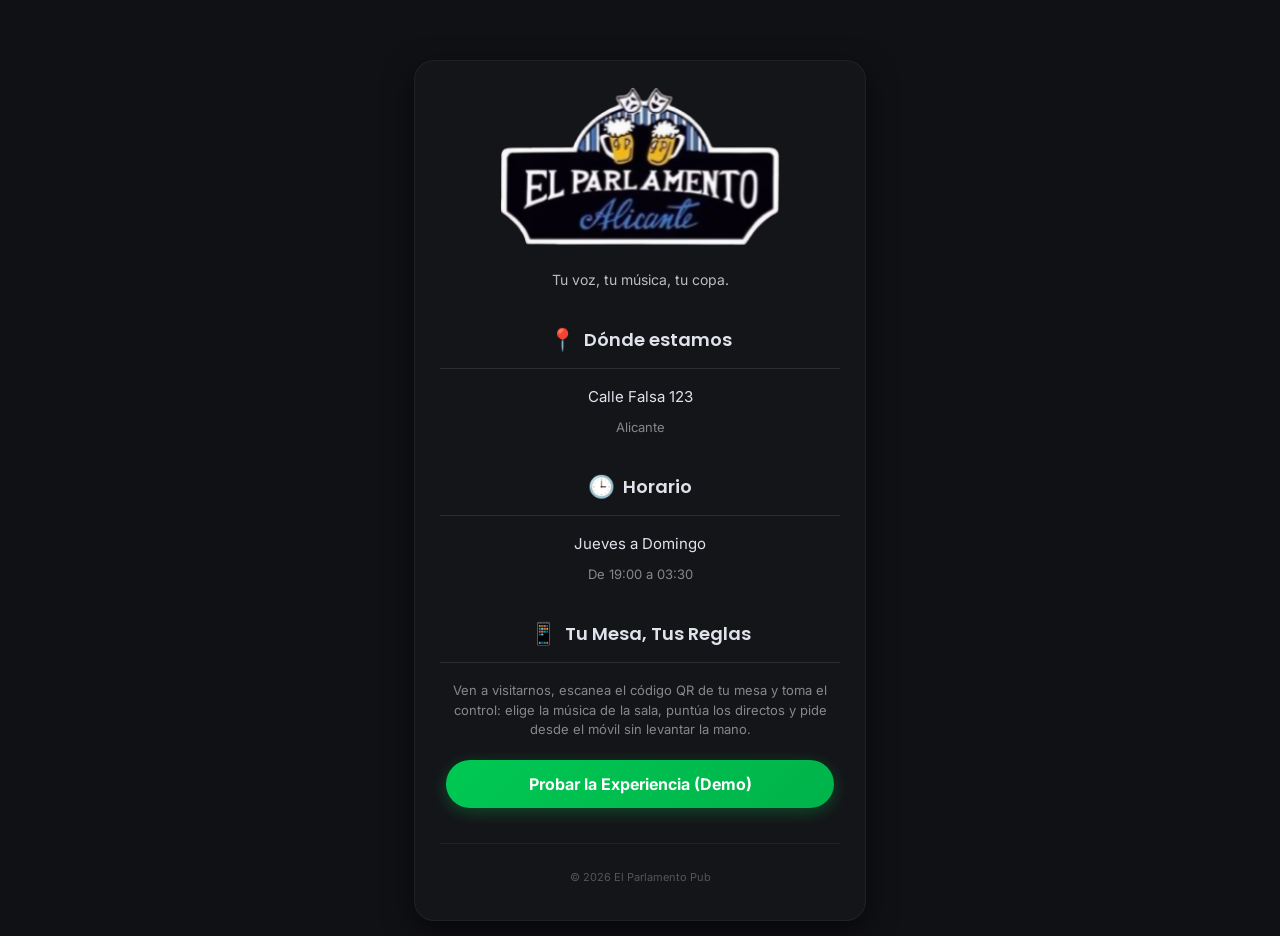
<file: index.html>
<!DOCTYPE html>
<html lang="es">
<head>
    <meta charset="UTF-8">
    <meta name="viewport" content="width=device-width, initial-scale=1.0, maximum-scale=1.0, user-scalable=no">
    <title>El Parlamento Pub | Alicante</title>
    <link rel="preconnect" href="https://fonts.googleapis.com">
    <link rel="preconnect" href="https://fonts.gstatic.com" crossorigin>
    <link href="https://fonts.googleapis.com/css2?family=Poppins:wght@600;700&family=Inter:wght@400;600&display=swap" rel="stylesheet">
    <link rel="stylesheet" href="style.css">
</head>
<body>

    <div class="contenedor" style="margin-top: 5vh;">
        
        <img src="img/logo.png" alt="Logo El Parlamento Pub" class="logo-parlamento">

        <p class="subtitulo">Tu voz, tu música, tu copa.</p>

        <div>
            <h3><span class="icon">📍</span> Dónde estamos</h3>
            <p style="font-size: 15px; margin-bottom: 5px; color: var(--text-body);">Calle Falsa 123</p>
            <p style="font-size: 13px; color: #888;">Alicante</p>
        </div>

        <div>
            <h3><span class="icon">🕒</span> Horario</h3>
            <p style="font-size: 15px; margin-bottom: 5px; color: var(--text-body);">Jueves a Domingo</p>
            <p style="font-size: 13px; color: #888;">De 19:00 a 03:30</p>
        </div>

        <div>
            <h3><span class="icon">📱</span> Tu Mesa, Tus Reglas</h3>
            <p style="font-size: 13px; color: #888; margin-bottom: 20px; padding: 0 10px; line-height: 1.5;">
                Ven a visitarnos, escanea el código QR de tu mesa y toma el control: elige la música de la sala, puntúa los directos y pide desde el móvil sin levantar la mano.
            </p>
            
            <a href="clientes.html" class="boton boton-verde">Probar la Experiencia (Demo)</a>
        </div>

        <div style="margin-top: 35px; border-top: 1px solid rgba(255, 255, 255, 0.05); padding-top: 15px;">
            <p style="font-size: 11px; color: #555;">© 2026 El Parlamento Pub</p>
        </div>

    </div>

</body>
</html>
</file>
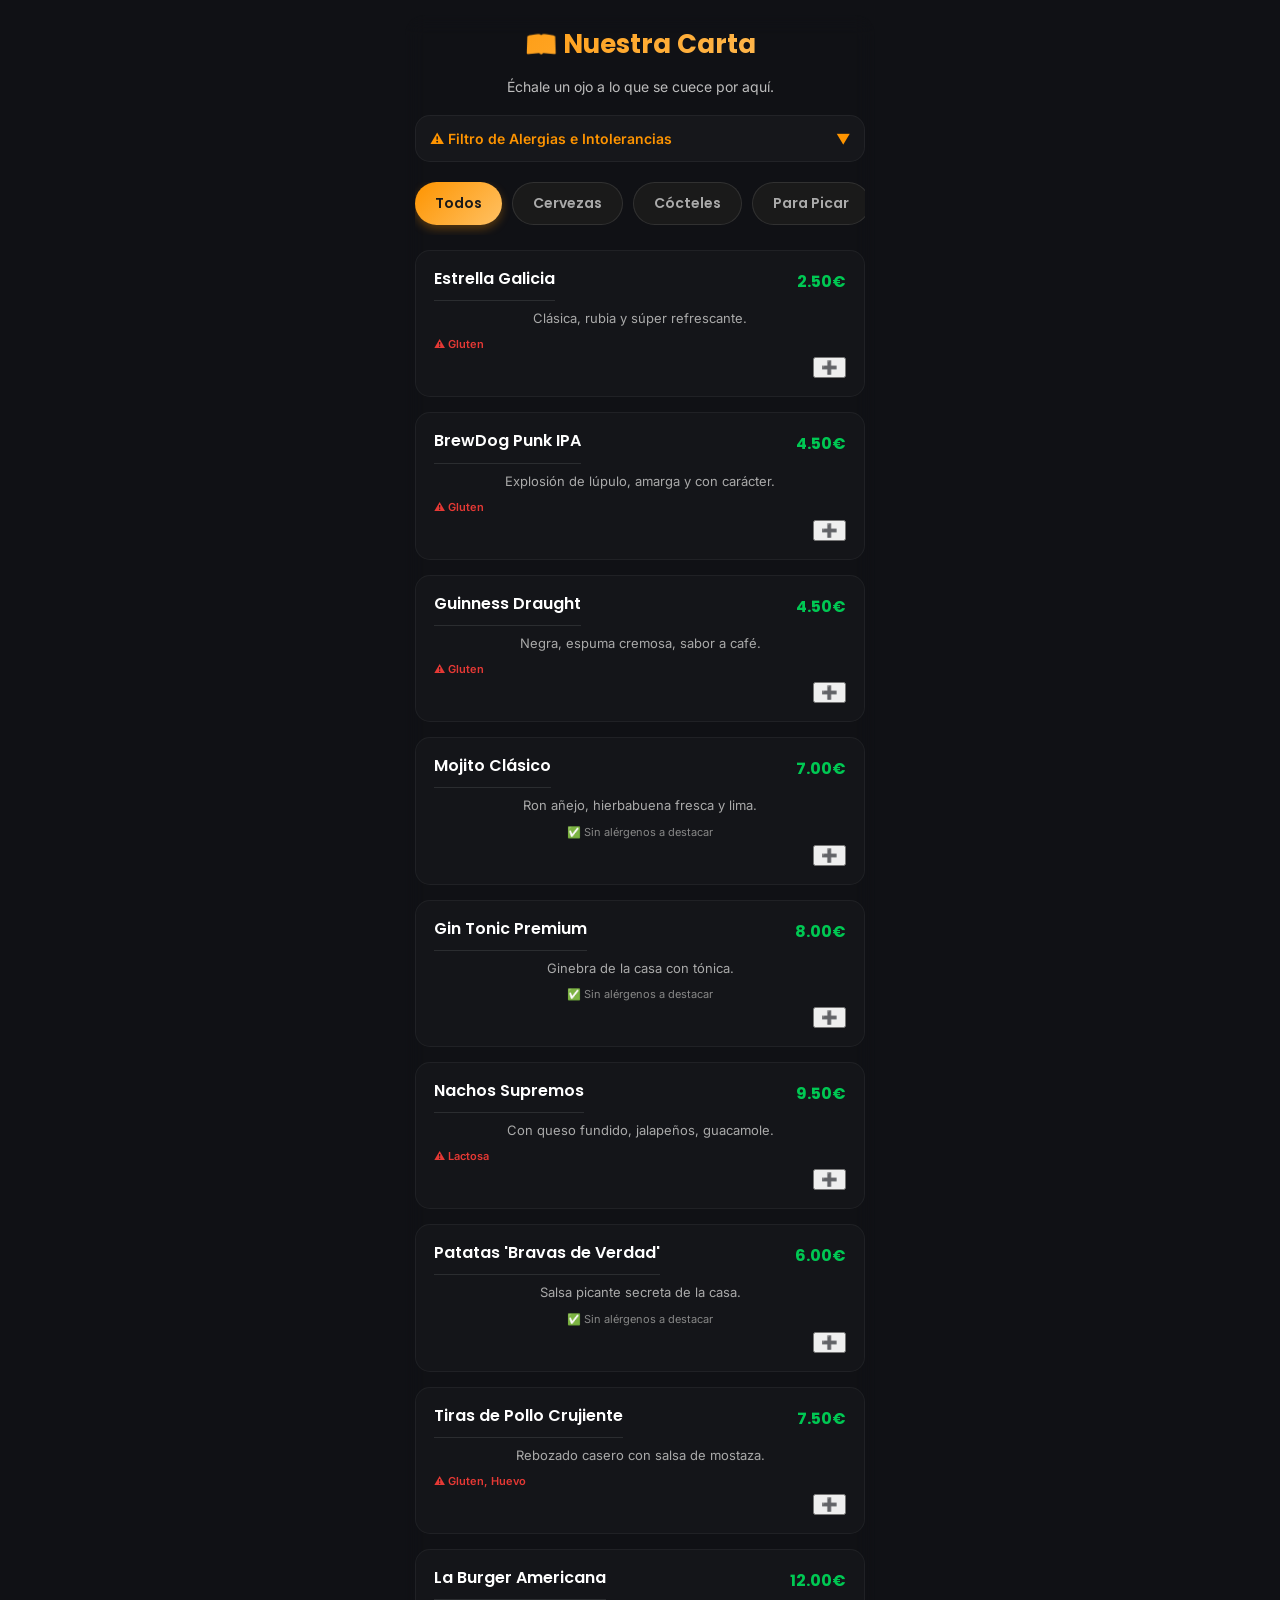
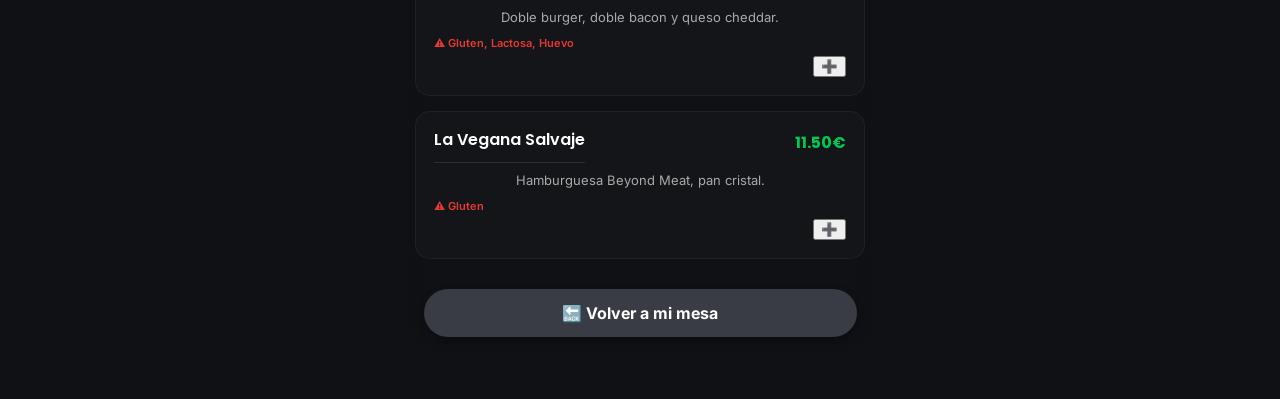
<file: carta.html>
<!DOCTYPE html>
<html lang="es">
<head>
    <meta charset="UTF-8">
    <meta name="viewport" content="width=device-width, initial-scale=1.0, maximum-scale=1.0, user-scalable=no">
    <title>Carta Interactiva | El Parlamento</title>
    <link rel="preconnect" href="https://fonts.googleapis.com">
    <link rel="preconnect" href="https://fonts.gstatic.com" crossorigin>
    <link href="https://fonts.googleapis.com/css2?family=Poppins:wght@600;700&family=Inter:wght@400;600&display=swap" rel="stylesheet">
    <link rel="stylesheet" href="style.css">
</head>
<body class="carta-body">

    <div class="contenedor" style="max-width: 450px; border: none; background: transparent; box-shadow: none; padding: 10px;">
        
        <div class="cabecera-carta" style="text-align: center; margin-bottom: 20px;">
            <h1>📖 Nuestra Carta</h1>
            <p class="subtitulo" style="margin-bottom: 10px;">Échale un ojo a lo que se cuece por aquí.</p>
        </div>

        <details class="caja-alergenos">
            <summary>
                <span>⚠️ Filtro de Alergias e Intolerancias</span>
                <span>▼</span>
            </summary>
            <div class="filtros-contenido">
                <label class="etiqueta-filtro"><input type="checkbox" value="Gluten" onchange="aplicarFiltros()">🌾 Gluten</label>
                <label class="etiqueta-filtro"><input type="checkbox" value="Lactosa" onchange="aplicarFiltros()">🥛 Lactosa</label>
                <label class="etiqueta-filtro"><input type="checkbox" value="FrutosSecos" onchange="aplicarFiltros()">🥜 Frutos Secos</label>
                <label class="etiqueta-filtro"><input type="checkbox" value="Huevo" onchange="aplicarFiltros()">🥚 Huevo</label>
            </div>
        </details>

        <div class="categorias-scroll" id="barra-categorias">
            </div>

        <div id="contenedor-carta">
            </div>

        <a href="clientes.html" class="boton boton-oscuro" style="margin-top: 30px;">🔙 Volver a mi mesa</a>
    </div>

    <script src="carta.js"></script>
</body>
</html>
</file>
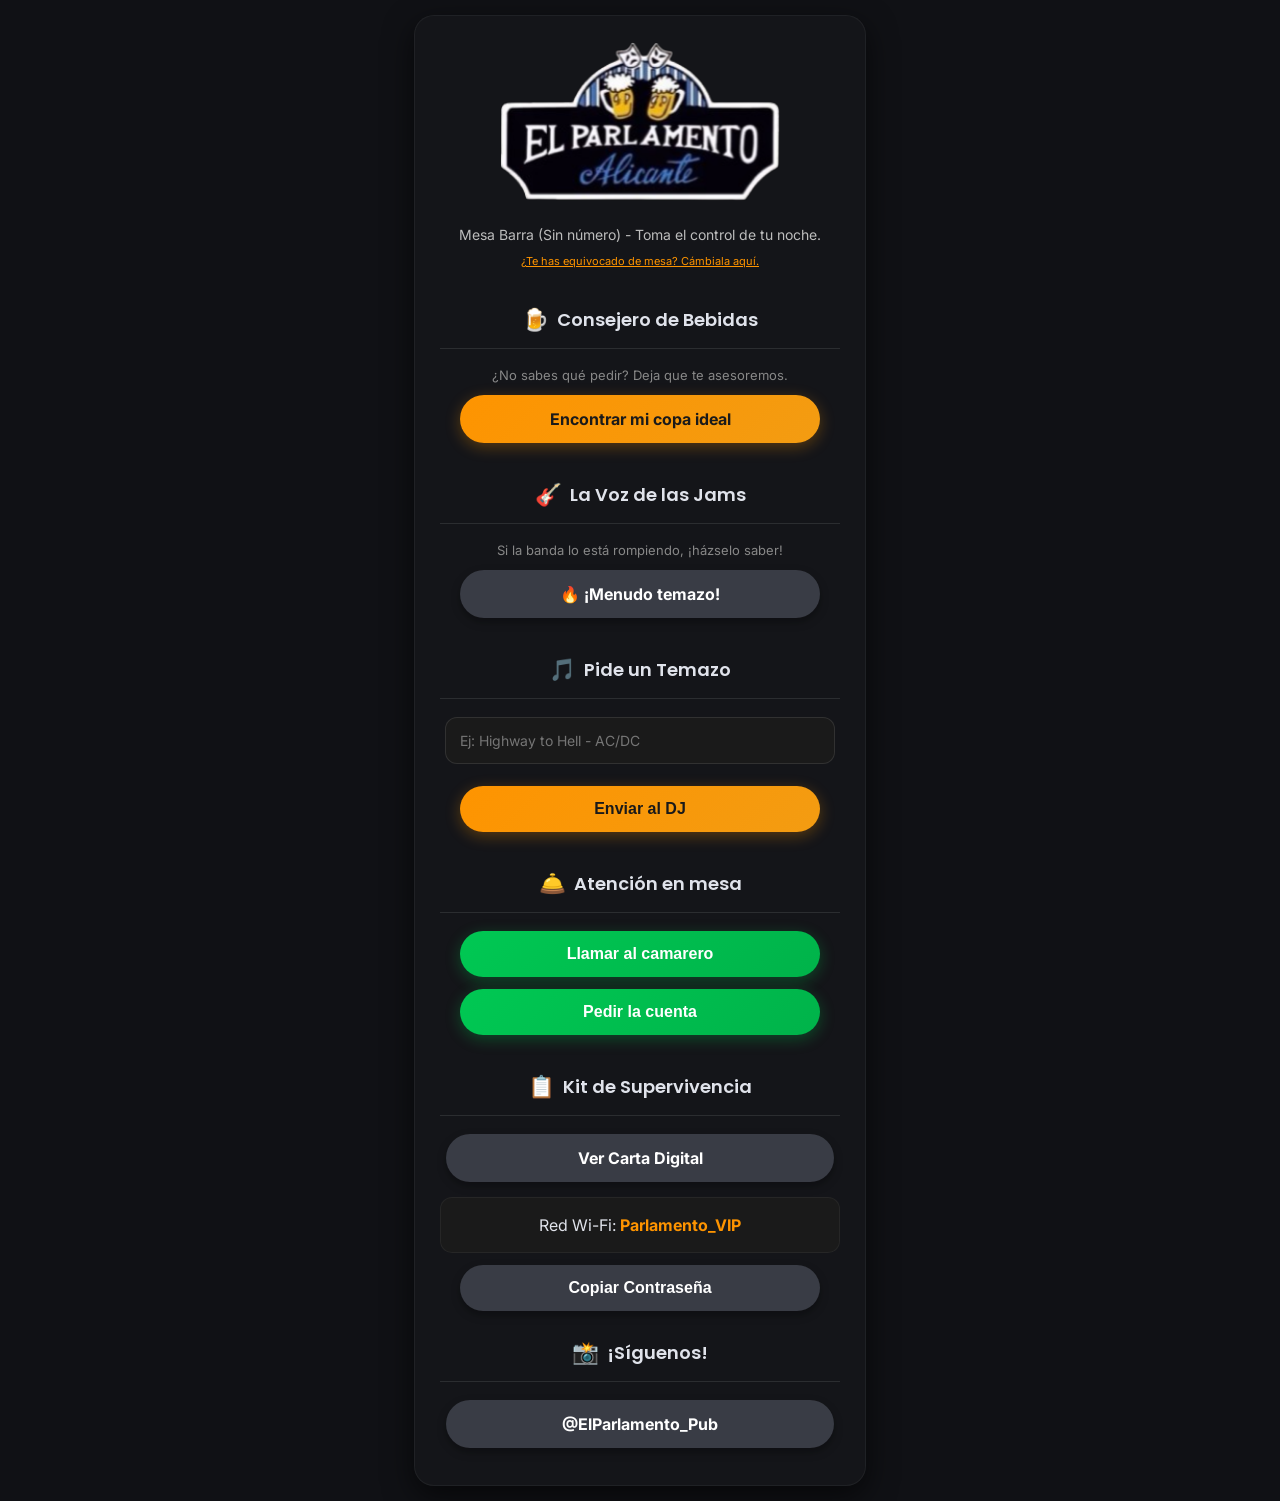
<file: clientes.html>
<!DOCTYPE html>
<html lang="es">
<head>
    <meta charset="UTF-8">
    <meta name="viewport" content="width=device-width, initial-scale=1.0, maximum-scale=1.0, user-scalable=no">
    <title>El Parlamento - Zona Interactiva</title>
    <link rel="preconnect" href="https://fonts.googleapis.com">
    <link rel="preconnect" href="https://fonts.gstatic.com" crossorigin>
    <link href="https://fonts.googleapis.com/css2?family=Poppins:wght@600;700&family=Inter:wght@400;600&display=swap" rel="stylesheet">
    <link rel="stylesheet" href="style.css">
    
</head>

<body>

    <div class="contenedor">
        
        <img src="img/logo.png" alt="Logo El Parlamento Pub" class="logo-parlamento">

        <p class="subtitulo" style="margin-bottom: 5px;">Toma el control de tu noche.</p>
        <p style="font-size: 11px; color: var(--accent-orange); cursor: pointer; text-decoration: underline; margin-bottom: 25px;" onclick="resetearMesa()">¿Te has equivocado de mesa? Cámbiala aquí.</p>

        <div>
            <h3><span class="icon">🍺</span> Consejero de Bebidas</h3>
            <p style="font-size: 13px; color: #888; margin-bottom: 10px;">¿No sabes qué pedir? Deja que te asesoremos.</p>
            <a href="consejero.html" class="boton" style="text-align: center; display: block; box-sizing: border-box;">Encontrar mi copa ideal</a>
        </div>

        <div>
            <h3><span class="icon">🎸</span> La Voz de las Jams</h3>
            <p style="font-size: 13px; color: #888; margin-bottom: 10px;">Si la banda lo está rompiendo, ¡házselo saber!</p>
            <a href="jams.html" class="boton boton-oscuro" style="text-align: center; display: block; box-sizing: border-box;">🔥 ¡Menudo temazo!</a>
        </div>

        <div>
            <h3><span class="icon">🎵</span> Pide un Temazo</h3>
            <div id="caja-musica" style="margin-top: 10px;">
                <input type="text" id="input-cancion" placeholder="Ej: Highway to Hell - AC/DC" class="input-texto">
                <button class="boton" onclick="enviarCancion()">Enviar al DJ</button>
            </div>
        </div>

        <div>
            <h3><span class="icon">🛎️</span> Atención en mesa</h3>
            <button class="boton boton-verde" onclick="avisarCamarero('pedido')">Llamar al camarero</button>
            <button class="boton boton-verde" onclick="avisarCamarero('cuenta')">Pedir la cuenta</button>
        </div>

        <div>
            <h3><span class="icon">📋</span> Kit de Supervivencia</h3>
            
            <a href="carta.html" class="boton boton-oscuro" style="margin-bottom: 15px;">Ver Carta Digital</a>
            
            <div class="datos-wifi">
                <p style="margin: 5px 0;">Red Wi-Fi: <strong>Parlamento_VIP</strong></p>
                <p style="display:none;" id="clave-wifi">RockParlamento2026</p>
            </div>
            <button class="boton boton-oscuro" onclick="copiarClaveWifi()">Copiar Contraseña</button>
            <p id="mensaje-copiado" style="color: #2ecc71; font-size: 13px; display: none; margin-top: 5px;">¡Clave copiada con éxito!</p>

            <h3 style="margin-top: 25px;"><span class="icon">📸</span> ¡Síguenos!</h3>
            <a href="https://instagram.com/elparlamento_alicante" target="_blank" class="boton boton-oscuro">@ElParlamento_Pub</a>
        </div>
    </div>

    <script src="telegram.js"></script>
    <script src="app.js"></script> </body>
</html>
</file>
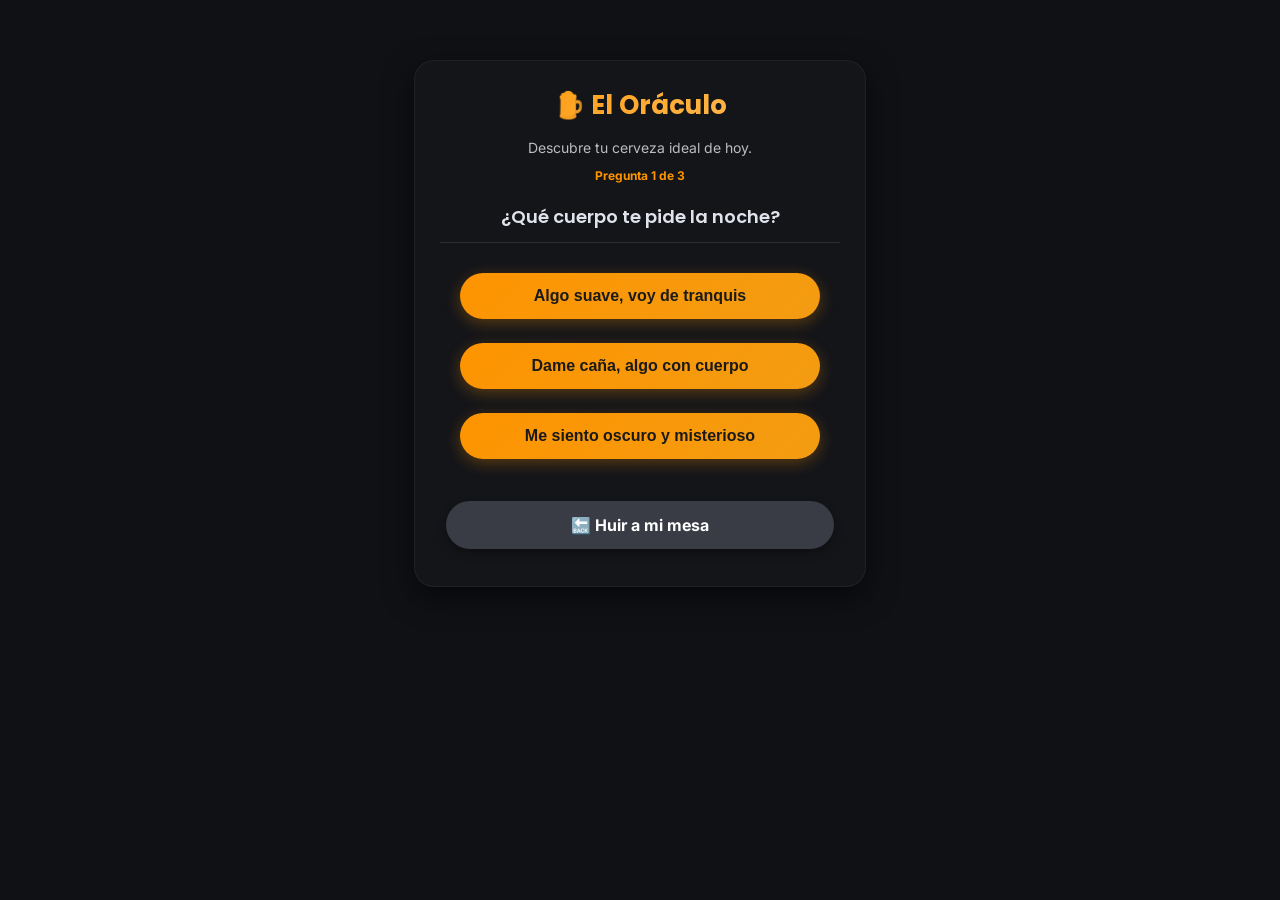
<file: consejero.html>
<!DOCTYPE html>
<html lang="es">
<head>
    <meta charset="UTF-8">
    <meta name="viewport" content="width=device-width, initial-scale=1.0, maximum-scale=1.0, user-scalable=no">
    <title>Consejero Cervecero | El Parlamento</title>
    <link rel="preconnect" href="https://fonts.googleapis.com">
    <link rel="preconnect" href="https://fonts.gstatic.com" crossorigin>
    <link href="https://fonts.googleapis.com/css2?family=Poppins:wght@600;700&family=Inter:wght@400;600&display=swap" rel="stylesheet">
    <link rel="stylesheet" href="style.css">
</head>
<body>

    <div class="contenedor" style="margin-top: 5vh;">
        
        <div style="text-align: center; margin-bottom: 20px;">
            <h1>🍺 El Oráculo</h1>
            <p class="subtitulo" style="margin-bottom: 5px;">Descubre tu cerveza ideal de hoy.</p>
            <p id="indicador-progreso" style="font-size: 12px; color: var(--accent-orange); font-weight: bold;">Pregunta 1 de 3</p>
        </div>

        <div id="caja-juego" style="min-height: 250px; display: flex; flex-direction: column; justify-content: center;">
            </div>

        <a href="clientes.html" class="boton boton-oscuro" style="margin-top: 30px;">🔙 Huir a mi mesa</a>

    </div>

    <script src="consejero.js"></script>
</body>
</html>
</file>
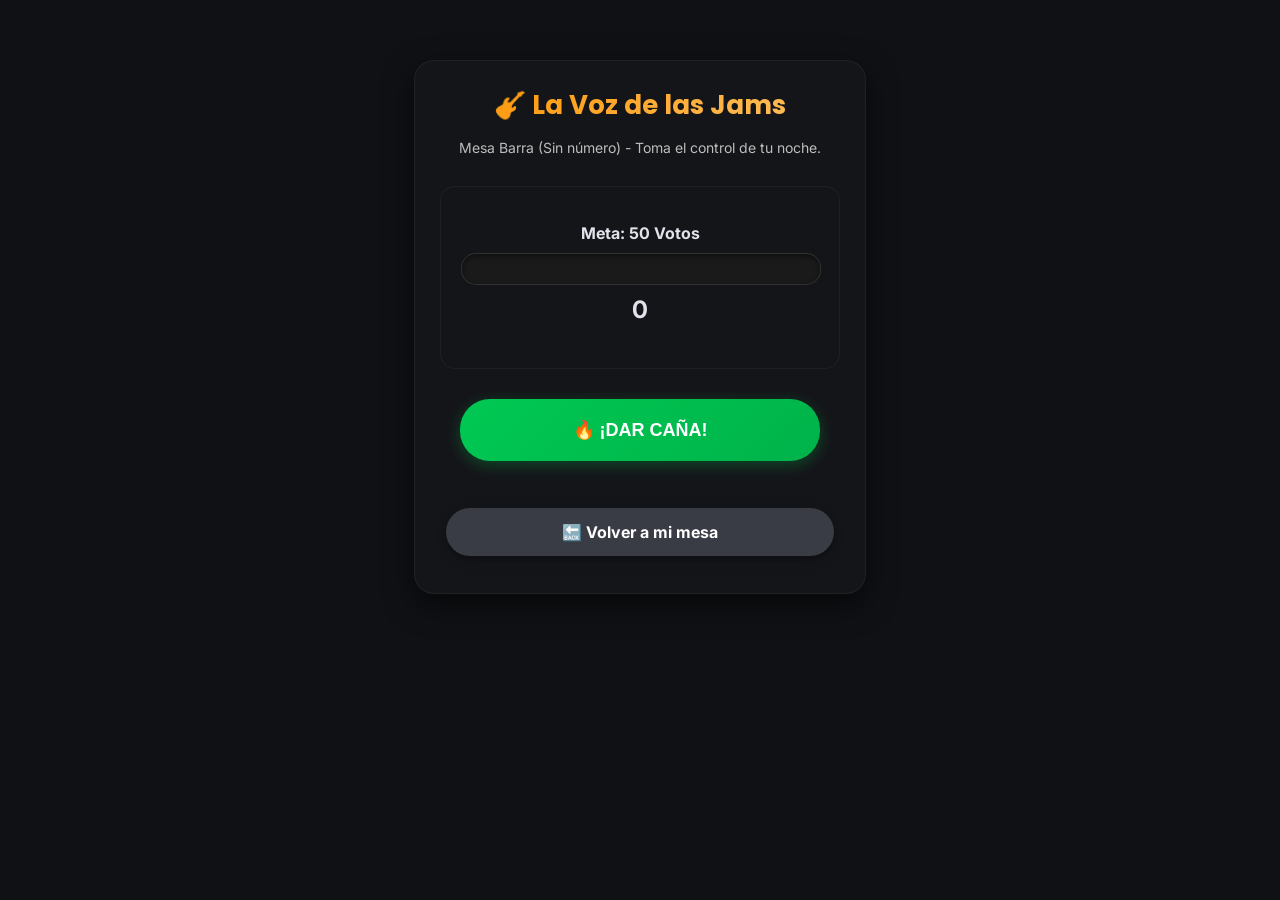
<file: jams.html>
<!DOCTYPE html>
<html lang="es">
<head>
    <meta charset="UTF-8">
    <meta name="viewport" content="width=device-width, initial-scale=1.0, maximum-scale=1.0, user-scalable=no">
    <title>La Voz de las Jams | El Parlamento</title>
    <link rel="preconnect" href="https://fonts.googleapis.com">
    <link rel="preconnect" href="https://fonts.gstatic.com" crossorigin>
    <link href="https://fonts.googleapis.com/css2?family=Poppins:wght@600;700&family=Inter:wght@400;600&display=swap" rel="stylesheet">
    <link rel="stylesheet" href="style.css">
</head>

<script src="telegram.js"></script>
<script src="app.js"></script> </body>

<body>

    <div class="contenedor" style="margin-top: 5vh;">
        
        <div style="text-align: center; margin-bottom: 20px;">
            <h1>🎸 La Voz de las Jams</h1>
            <p class="subtitulo">Si el aplausómetro llega a la meta, ¡el pub invita a una ronda a la banda!</p>
        </div>

        <div class="caja-termometro">
            <p id="texto-meta" style="font-weight: bold; margin-bottom: 10px; color: var(--text-gold);">Meta: 50 Votos</p>
            
            <div class="barra-fondo">
                <div class="barra-relleno" id="barra-progreso"></div>
            </div>
            
            <p id="contador-votos" style="font-size: 24px; font-weight: bold; margin-top: 10px;">0</p>
        </div>

        <div style="margin-top: 30px;">
            <button id="btn-votar" class="boton boton-verde" onclick="registrarVoto()" style="padding: 20px; font-size: 18px;">
                🔥 ¡DAR CAÑA!
            </button>
            <p id="mensaje-cooldown" style="color: var(--accent-orange); font-size: 12px; margin-top: 10px; height: 15px; opacity: 0; transition: opacity 0.3s;">
                Recargando energía... espera unos segundos.
            </p>
        </div>

        <a href="clientes.html" class="boton boton-oscuro" style="margin-top: 20px;">🔙 Volver a mi mesa</a>

    </div>

    <script src="jams.js"></script>
</body>
</html>
</file>
<file: style.css>
:root {
    --accent-orange: #FE9400; 
    --accent-orange-hover: #e67e22;
    --accent-green: #00C853; 
    --accent-green-hover: #00b34a;
    --accent-dark-btn: #393C45; 
    --bg-body: #101115; 
    --bg-card: #16171B; 
    --text-heading: #BDBDBD; 
    --text-body: #E0E3EB; 
    --shadow-card: 0 10px 30px rgba(0,0,0,0.6);
}

body {
    font-family: 'Inter', sans-serif;
    background-color: var(--bg-body);
    color: var(--text-body);
    margin: 0;
    padding: 15px;
    text-align: center;
    -webkit-overflow-scrolling: touch; 
}

.contenedor {
    max-width: 400px;
    margin: 0 auto;
    background-color: rgba(22, 23, 27, 0.8);
    border-radius: 20px;
    padding: 25px;
    box-shadow: var(--shadow-card);
    border: 1px solid rgba(255, 255, 255, 0.05);
    backdrop-filter: blur(10px);
    -webkit-backdrop-filter: blur(10px);
}

h1 { 
    font-family: 'Poppins', sans-serif;
    font-weight: 700;
    background: linear-gradient(135deg, #FE9400 0%, #ffc163 100%);
    -webkit-background-clip: text;
    background-clip: text;
    -webkit-text-fill-color: transparent;
    margin: 0; 
    font-size: 26px;
}

p.subtitulo { color: var(--text-heading); font-size: 14px; margin-bottom: 30px; font-weight: 400;}

h3 { 
    color: var(--text-body); 
    border-bottom: 1px solid rgba(255, 255, 255, 0.1); 
    padding-bottom: 12px; 
    margin-top: 35px;
    font-size: 18px;
    font-family: 'Poppins', sans-serif;
    font-weight: 600;
    display: flex;
    align-items: center;
    justify-content: center;
}

h3 span.icon { margin-right: 8px; font-size: 1.2em;}

.boton {
    display: block;
    background: linear-gradient(135deg, #FE9400 0%, #f39c12 100%);
    color: #1a1a1a;
    padding: 14px;
    text-decoration: none;
    border-radius: 30px;
    font-weight: 700;
    font-size: 16px;
    margin: 12px auto;
    width: 90%;
    border: none;
    cursor: pointer;
    box-shadow: 0 4px 15px rgba(254, 148, 0, 0.3);
    transition: transform 0.1s ease, box-shadow 0.2s ease;
    outline: none;
}
.boton:active { transform: scale(0.98); box-shadow: 0 2px 10px rgba(254, 148, 0, 0.2); }

.boton-verde {
    background: linear-gradient(135deg, #00C853 0%, #00b34a 100%);
    color: white;
    box-shadow: 0 4px 15px rgba(0, 200, 83, 0.3);
}
.boton-verde:active { transform: scale(0.98); box-shadow: 0 2px 10px rgba(0, 200, 83, 0.2); }

.boton-oscuro {
    background-color: var(--accent-dark-btn);
    color: white;
    box-shadow: 0 4px 10px rgba(0, 0, 0, 0.3);
    background-image: none;
}
.boton-oscuro:hover { background-color: #555; }
.boton-oscuro:active { transform: scale(0.98); }

/* --- NUEVO: Estilo para la caja de texto de pedir canciones --- */
.input-texto {
    width: 90%;
    padding: 14px;
    border-radius: 12px;
    border: 1px solid rgba(255, 255, 255, 0.1);
    background-color: #1a1a1a;
    color: white;
    font-family: 'Inter', sans-serif;
    font-size: 14px;
    margin-bottom: 10px;
    outline: none;
}
.input-texto:focus {
    border-color: var(--accent-orange);
}

.datos-wifi {
    background-color: #1a1a1a;
    padding: 12px;
    border-radius: 12px;
    margin-bottom: 10px;
    border: 1px solid rgba(255, 255, 255, 0.05);
}
.datos-wifi p strong { color: var(--accent-orange); }

/* --- ESTILOS ESPECÍFICOS DE LA CARTA INTERACTIVA --- */
.carta-body { padding-bottom: 40px; }

.caja-alergenos {
    background-color: var(--bg-card);
    border-radius: 15px;
    margin-bottom: 20px;
    border: 1px solid rgba(255, 255, 255, 0.05);
    overflow: hidden; 
}

.caja-alergenos summary {
    padding: 14px;
    color: var(--accent-orange);
    font-weight: 600;
    font-size: 14px;
    cursor: pointer;
    list-style: none;
    display: flex;
    justify-content: space-between;
    align-items: center;
    user-select: none;
}
.caja-alergenos summary::-webkit-details-marker { display: none; }

.filtros-contenido {
    padding: 0 14px 14px 14px;
    display: flex;
    flex-wrap: wrap; 
    gap: 8px;
    border-top: 1px solid rgba(255, 255, 255, 0.05);
    padding-top: 15px;
}

.etiqueta-filtro {
    display: flex;
    align-items: center;
    background-color: var(--accent-dark-btn);
    padding: 8px 14px;
    border-radius: 20px;
    font-size: 13px;
    border: 1px solid rgba(255, 255, 255, 0.05);
    cursor: pointer;
    transition: all 0.2s ease;
}
.etiqueta-filtro input { display: none; }
.etiqueta-filtro:has(input:checked) {
    background-color: #E53935; /* Rojo alerta */
    color: white;
}

.categorias-scroll {
    display: flex;
    overflow-x: auto;
    gap: 10px;
    padding-bottom: 10px;
    margin-bottom: 15px;
    scrollbar-width: none; 
}
.categorias-scroll::-webkit-scrollbar { display: none; }

.btn-categoria {
    background-color: #1a1a1a;
    color: #aaa;
    border: 1px solid rgba(255, 255, 255, 0.1);
    padding: 10px 20px;
    border-radius: 25px;
    font-family: 'Poppins', sans-serif;
    font-size: 14px;
    font-weight: 600;
    white-space: nowrap;
    cursor: pointer;
    transition: all 0.2s ease;
}
.btn-categoria.activo {
    background: linear-gradient(135deg, var(--accent-orange) 0%, #ffc163 100%);
    color: #1a1a1a;
    border: none;
    box-shadow: 0 4px 10px rgba(254, 148, 0, 0.3);
}

.plato {
    background-color: rgba(22, 23, 27, 0.8);
    padding: 18px;
    border-radius: 15px;
    margin-bottom: 15px;
    border: 1px solid rgba(255, 255, 255, 0.05);
    animation: fadeIn 0.3s ease;
}

@keyframes fadeIn {
    from { opacity: 0; transform: translateY(10px); }
    to { opacity: 1; transform: translateY(0); }
}

.plato-titulo {
    display: flex;
    justify-content: space-between;
    align-items: flex-start;
    margin-bottom: 8px;
    gap: 10px;
}
.plato h3 { margin: 0; color: #fff; font-size: 16px; font-family: 'Poppins', sans-serif; line-height: 1.2;}
.precio { color: var(--accent-green); font-weight: 700; font-size: 16px; font-family: 'Poppins', sans-serif;}
.descripcion { color: #aaa; font-size: 13px; margin: 5px 0 10px 0; line-height: 1.4; }
.alergenos-lista { color: #E53935; font-size: 11px; font-weight: 600; display: flex; flex-wrap: wrap; gap: 5px;}
.sin-alergenos { color: #888; font-size: 11px; }

/* --- ESTILOS PARA LAS JAMS (Termómetro) --- */
.caja-termometro {
    background-color: rgba(22, 23, 27, 0.5);
    padding: 20px;
    border-radius: 15px;
    border: 1px solid rgba(255, 255, 255, 0.05);
    margin-bottom: 20px;
}

.barra-fondo {
    width: 100%;
    height: 30px;
    background-color: #1a1a1a;
    border-radius: 15px;
    overflow: hidden;
    border: 1px solid rgba(255, 255, 255, 0.1);
    position: relative;
    /* Efecto de sombra interior para que parezca hundido */
    box-shadow: inset 0 2px 5px rgba(0,0,0,0.5);
}

.barra-relleno {
    height: 100%;
    width: 0%; /* Esto lo cambiaremos con JS */
    /* Un degradado que va de verde a rojo para dar sensación de temperatura */
    background: linear-gradient(90deg, var(--accent-green) 0%, var(--accent-orange) 50%, #E53935 100%);
    transition: width 0.4s cubic-bezier(0.4, 0, 0.2, 1);
}

/* Clase para desactivar el botón temporalmente (Anti-Spam) */
.boton-bloqueado {
    opacity: 0.5;
    cursor: not-allowed;
    pointer-events: none; /* Evita que se pueda hacer clic */
    background: #555 !important; /* Lo ponemos gris */
    box-shadow: none !important;
}

.logo-parlamento {
    width: 100%;
    max-width: 280px; /* Controla el ancho máximo para móviles */
    height: auto; /* Mantiene la proporción rectangular */
    margin-bottom: 25px; /* Separa el logo del título */
    display: block; /* Para centrarlo horizontalmente */
    margin-left: auto;
    margin-right: auto;
}
</file>
